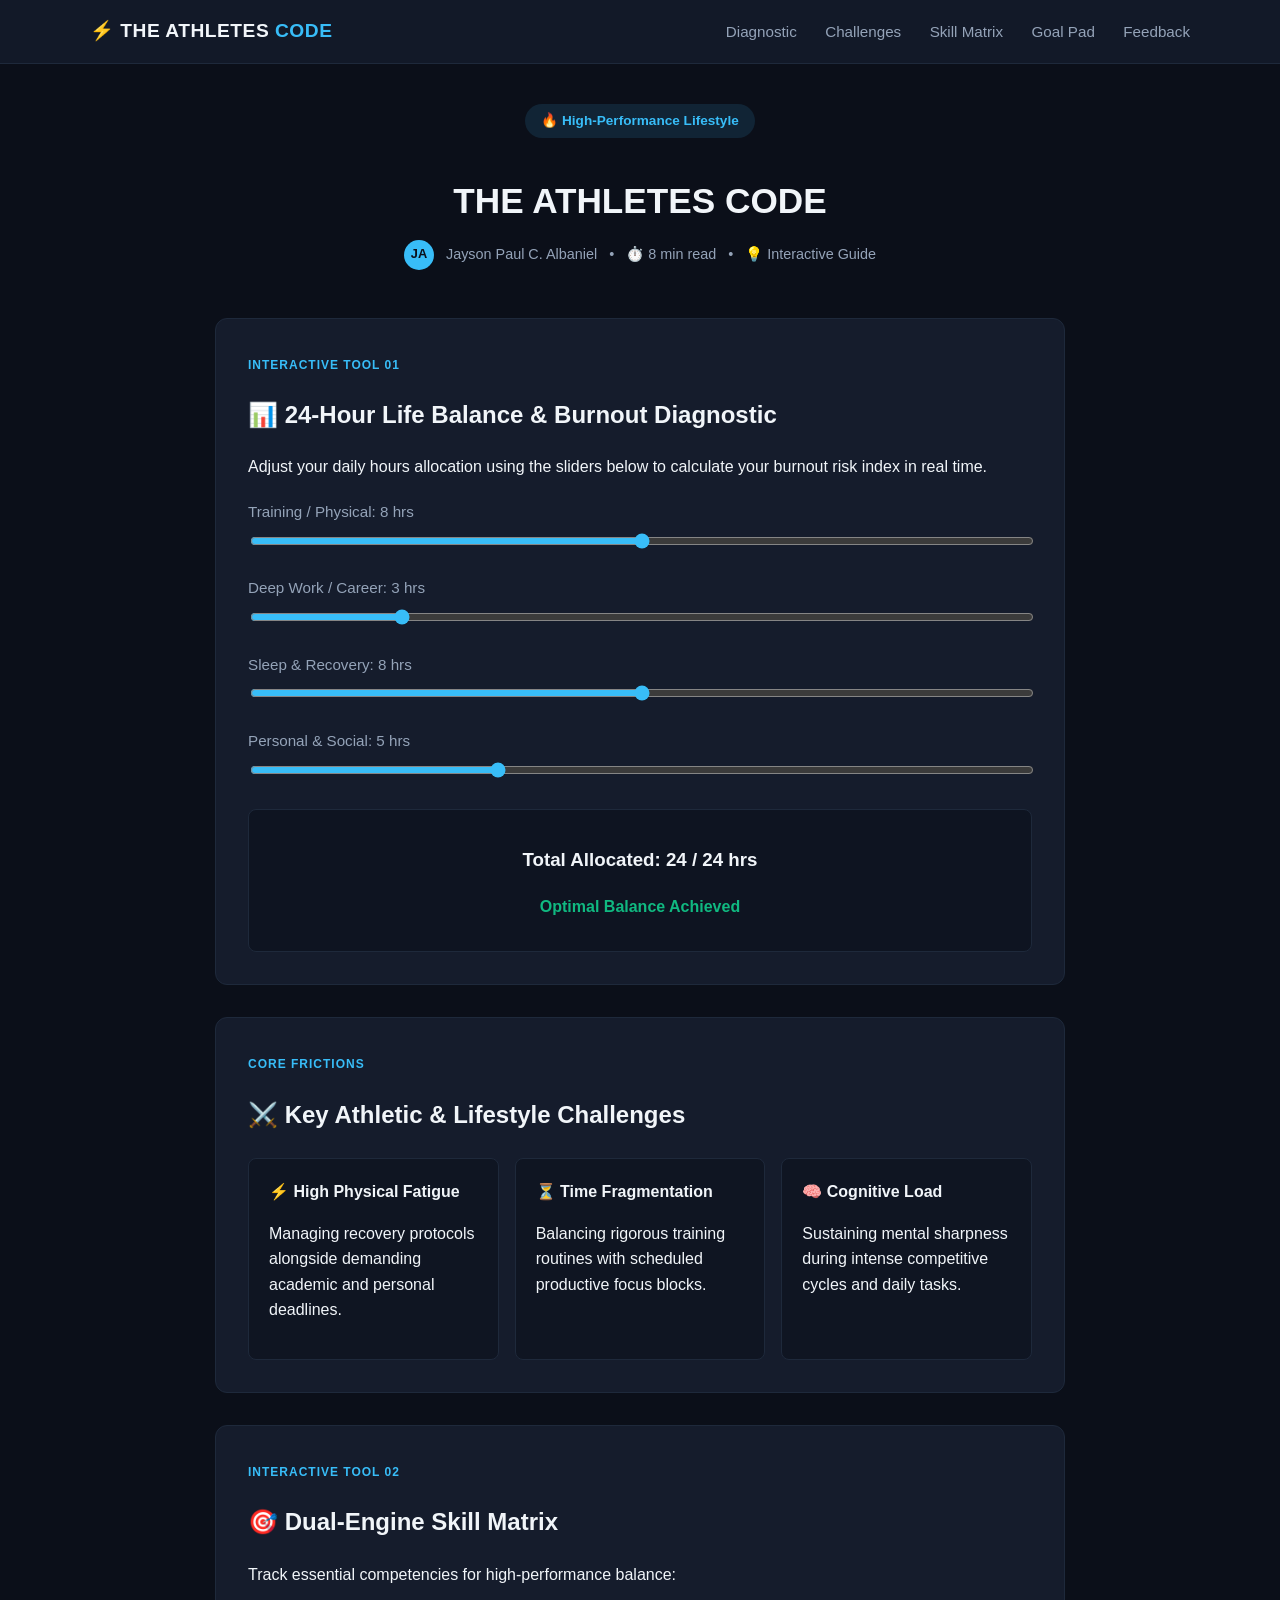
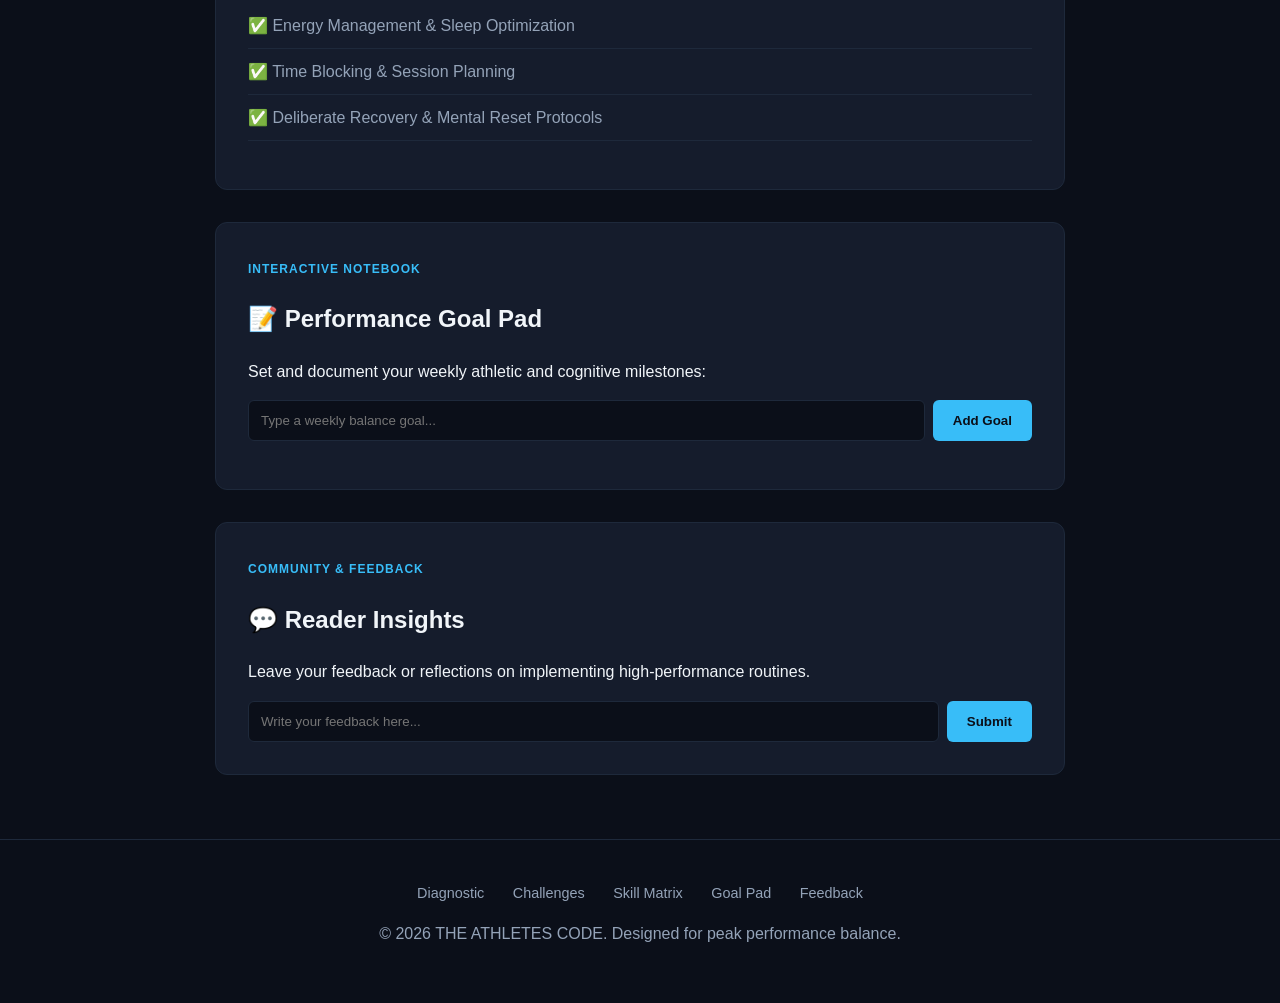
<file: index.html>
<!DOCTYPE html>
<html lang="en">
<head>
    <meta charset="UTF-8">
    <meta name="viewport" content="width=device-width, initial-scale=1.0">
    <title>THE ATHLETES CODE</title>
    
    <!-- Google Analytics Tag -->
    <script async src="https://www.googletagmanager.com/gtag/js?id=G-C7585FYVWJ"></script>
    <script>
      window.dataLayer = window.dataLayer || [];
      function gtag(){dataLayer.push(arguments);}
      gtag('js', new Date());
      gtag('config', 'G-C7585FYVWJ');
    </script>

    <link rel="stylesheet" href="style.css">
</head>
<body>

    <header>
        <div class="nav-container">
            <div class="logo">⚡ <span>THE ATHLETES <span>CODE</span></span></div>
            <nav>
                <a href="#diagnostic">Diagnostic</a>
                <a href="#challenges">Challenges</a>
                <a href="#matrix">Skill Matrix</a>
                <a href="#pad">Goal Pad</a>
                <a href="#feedback">Feedback</a>
            </nav>
        </div>
    </header>

    <main>
        <div class="hero-header">
            <span class="badge">🔥 High-Performance Lifestyle</span>
            <h1>THE ATHLETES CODE</h1>
            <div class="meta-info">
                <div class="avatar">JA</div>
                <span>Jayson Paul C. Albaniel</span>
                <span>•</span>
                <span>⏱️ 8 min read</span>
                <span>•</span>
                <span>💡 Interactive Guide</span>
            </div>
        </div>

        <!-- Diagnostic Tool with Sliders -->
        <section id="diagnostic" class="card-section">
            <div class="section-header">
                <span class="tag">INTERACTIVE TOOL 01</span>
                <h2>📊 24-Hour Life Balance & Burnout Diagnostic</h2>
            </div>
            <p>Adjust your daily hours allocation using the sliders below to calculate your burnout risk index in real time.</p>
            
            <div class="diagnostic-controls">
                <div class="slider-group">
                    <label for="training">Training / Physical: <span id="val-training">8</span> hrs</label>
                    <input type="range" id="training" min="0" max="16" value="8" oninput="updateValues()">
                </div>

                <div class="slider-group">
                    <label for="work">Deep Work / Career: <span id="val-work">3</span> hrs</label>
                    <input type="range" id="work" min="0" max="16" value="3" oninput="updateValues()">
                </div>

                <div class="slider-group">
                    <label for="sleep">Sleep & Recovery: <span id="val-sleep">8</span> hrs</label>
                    <input type="range" id="sleep" min="0" max="16" value="8" oninput="updateValues()">
                </div>

                <div class="slider-group">
                    <label for="social">Personal & Social: <span id="val-social">5</span> hrs</label>
                    <input type="range" id="social" min="0" max="16" value="5" oninput="updateValues()">
                </div>
            </div>

            <div class="result-box">
                <h3>Total Allocated: <span id="total-hours">24</span> / 24 hrs</h3>
                <p id="status-message" class="status-ok">Optimal Balance Achieved</p>
            </div>
        </section>

        <!-- Challenges Section -->
        <section id="challenges" class="card-section">
            <div class="section-header">
                <span class="tag">CORE FRICTIONS</span>
                <h2>⚔️ Key Athletic & Lifestyle Challenges</h2>
            </div>
            <div class="challenges-grid">
                <div class="challenge-card">
                    <div class="challenge-title">⚡ High Physical Fatigue</div>
                    <p>Managing recovery protocols alongside demanding academic and personal deadlines.</p>
                </div>
                <div class="challenge-card">
                    <div class="challenge-title">⏳ Time Fragmentation</div>
                    <p>Balancing rigorous training routines with scheduled productive focus blocks.</p>
                </div>
                <div class="challenge-card">
                    <div class="challenge-title">🧠 Cognitive Load</div>
                    <p>Sustaining mental sharpness during intense competitive cycles and daily tasks.</p>
                </div>
            </div>
        </section>

        <!-- Skill Matrix Section -->
        <section id="matrix" class="card-section">
            <div class="section-header">
                <span class="tag">INTERACTIVE TOOL 02</span>
                <h2>🎯 Dual-Engine Skill Matrix</h2>
            </div>
            <p>Track essential competencies for high-performance balance:</p>
            <ul class="skill-list">
                <li>✅ Energy Management & Sleep Optimization</li>
                <li>✅ Time Blocking & Session Planning</li>
                <li>✅ Deliberate Recovery & Mental Reset Protocols</li>
            </ul>
        </section>

        <!-- Goal Pad Section -->
        <section id="pad" class="card-section">
            <div class="section-header">
                <span class="tag">INTERACTIVE NOTEBOOK</span>
                <h2>📝 Performance Goal Pad</h2>
            </div>
            <p>Set and document your weekly athletic and cognitive milestones:</p>
            <div class="goal-input-row">
                <input type="text" id="goal-input" placeholder="Type a weekly balance goal...">
                <button onclick="addGoal()">Add Goal</button>
            </div>
            <ul id="goal-list" class="goal-list"></ul>
        </section>

        <!-- Feedback Section -->
        <section id="feedback" class="card-section">
            <div class="section-header">
                <span class="tag">COMMUNITY & FEEDBACK</span>
                <h2>💬 Reader Insights</h2>
            </div>
            <p>Leave your feedback or reflections on implementing high-performance routines.</p>
            <div class="goal-input-row">
                <input type="text" id="feedback-input" placeholder="Write your feedback here...">
                <button onclick="submitFeedback()">Submit</button>
            </div>
            <div id="feedback-display" class="feedback-display"></div>
        </section>
    </main>

    <footer>
        <div class="footer-content">
            <div class="footer-links">
                <a href="#diagnostic">Diagnostic</a>
                <a href="#challenges">Challenges</a>
                <a href="#matrix">Skill Matrix</a>
                <a href="#pad">Goal Pad</a>
                <a href="#feedback">Feedback</a>
            </div>
            <p>© <span>2026</span> THE ATHLETES CODE. Designed for peak performance balance.</p>
        </div>
    </footer>

    <script>
        function updateValues() {
            const training = parseInt(document.getElementById('training').value);
            const work = parseInt(document.getElementById('work').value);
            const sleep = parseInt(document.getElementById('sleep').value);
            const social = parseInt(document.getElementById('social').value);

            document.getElementById('val-training').innerText = training;
            document.getElementById('val-work').innerText = work;
            document.getElementById('val-sleep').innerText = sleep;
            document.getElementById('val-social').innerText = social;

            const total = training + work + sleep + social;
            document.getElementById('total-hours').innerText = total;

            const status = document.getElementById('status-message');
            if(total === 24) {
                status.innerText = "Optimal Balance Achieved";
                status.className = "status-ok";
            } else if(total > 24) {
                status.innerText = "Over-allocated! Exceeds 24 hours (" + total + " hrs)";
                status.className = "status-warn";
            } else {
                status.innerText = "Under-allocated (" + (24 - total) + " hrs unassigned)";
                status.className = "status-warn";
            }
        }

        function addGoal() {
            const input = document.getElementById('goal-input');
            if(input.value.trim() !== '') {
                const li = document.createElement('li');
                li.textContent = "🎯 " + input.value;
                document.getElementById('goal-list').appendChild(li);
                input.value = '';
            }
        }

        function submitFeedback() {
            const input = document.getElementById('feedback-input');
            if(input.value.trim() !== '') {
                const p = document.createElement('p');
                p.className = 'feedback-item';
                p.textContent = "💬 " + input.value;
                document.getElementById('feedback-display').appendChild(p);
                input.value = '';
            }
        }
    </script>
</body>
</html>
</file>
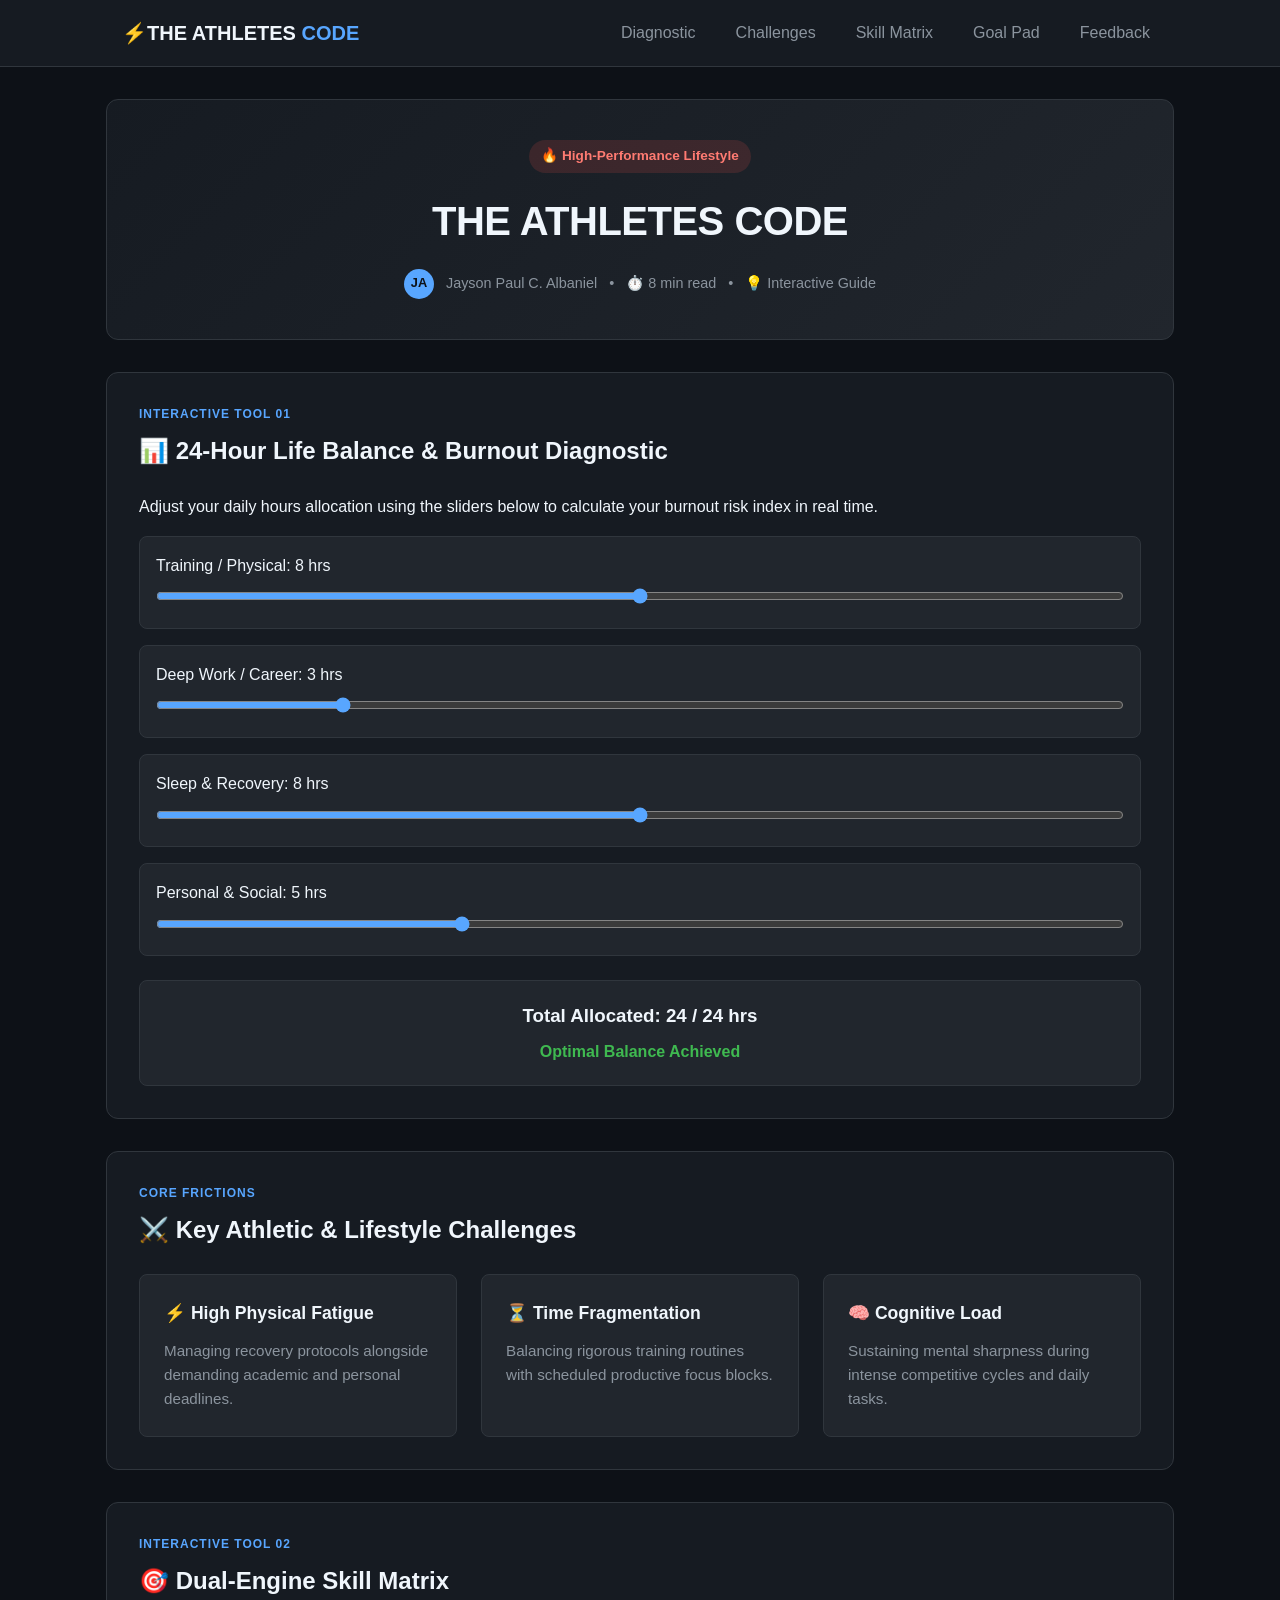
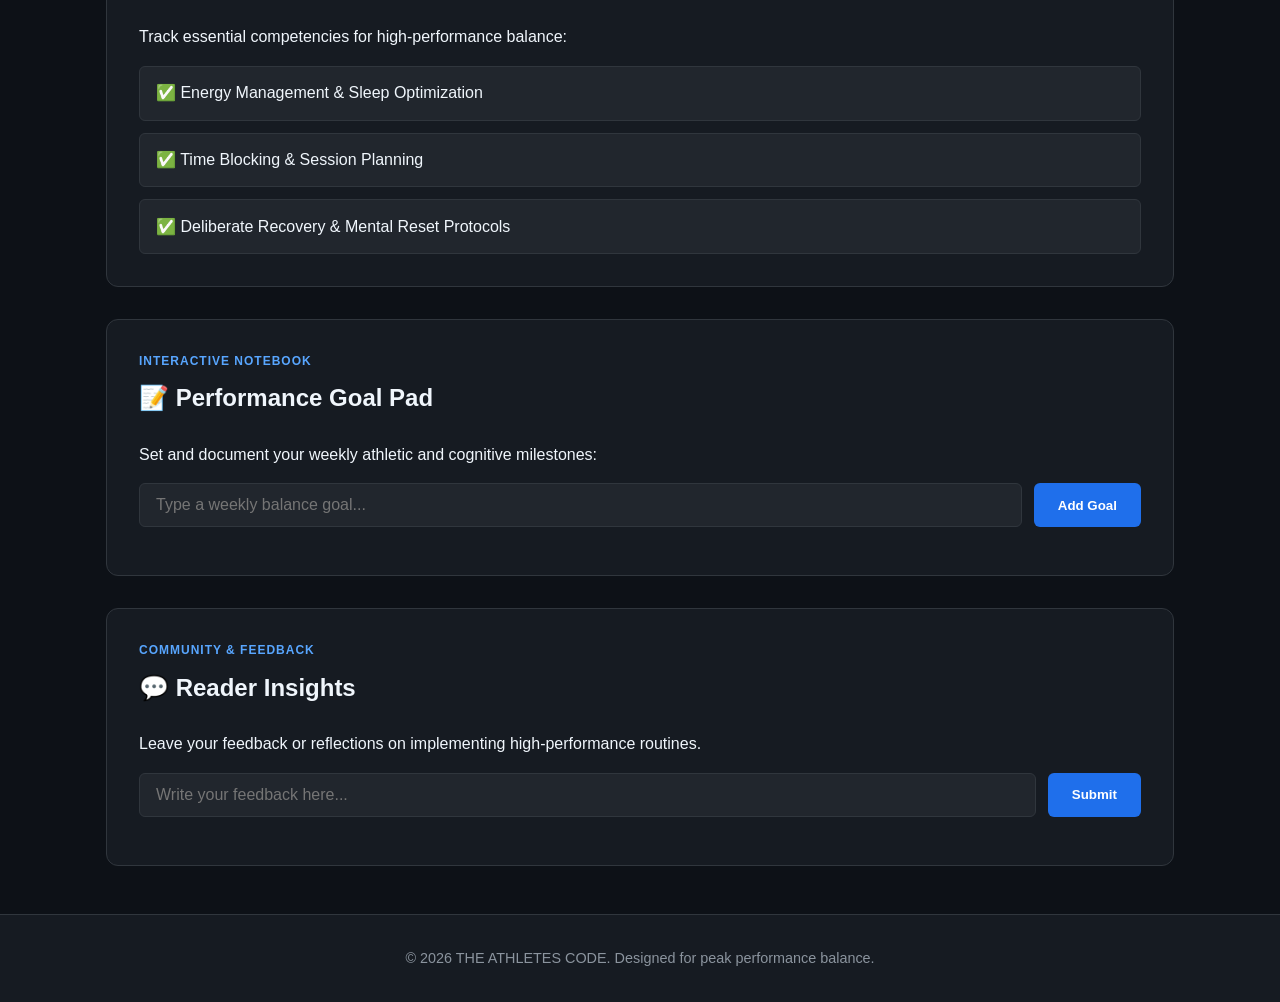
<file: index-landing-page-advanced-css.html>
<!DOCTYPE html>
<html lang="en">
<head>
    <meta charset="UTF-8">
    <meta name="viewport" content="width=device-width, initial-scale=1.0">
    <title>THE ATHLETES CODE - Advanced CSS & Responsive Design</title>
    
    <!-- Google Analytics Tag -->
    <script async src="https://www.googletagmanager.com/gtag/js?id=G-C7585FYVWJ"></script>
    <script>
      window.dataLayer = window.dataLayer || [];
      function gtag(){dataLayer.push(arguments);}
      gtag('js', new Date());
      gtag('config', 'G-C7585FYVWJ');
    </script>

    <style>
        /* CSS Reset & Variables */
        * {
            box-sizing: border-box;
            margin: 0;
            padding: 0;
        }

        :root {
            --bg-primary: #0d1117;
            --bg-secondary: #161b22;
            --bg-card: #21262d;
            --text-main: #f0f6fc;
            --text-muted: #8b949e;
            --accent: #58a6ff;
            --accent-hover: #1f6feb;
            --success: #238636;
            --warning: #9e6a03;
            --border: #30363d;
        }

        body {
            font-family: -apple-system, BlinkMacSystemFont, "Segoe UI", Roboto, Helvetica, Arial, sans-serif;
            background-color: var(--bg-primary);
            color: var(--text-main);
            line-height: 1.6;
            padding: 0;
        }

        /* Header & Navigation Semantic Landmarks */
        header {
            background-color: var(--bg-secondary);
            border-bottom: 1px solid var(--border);
            position: sticky;
            top: 0;
            z-index: 100;
        }

        .nav-container {
            max-width: 1100px;
            margin: 0 auto;
            display: flex;
            justify-content: space-between;
            align-items: center;
            padding: 1rem 2rem;
            flex-wrap: wrap;
            gap: 1rem;
        }

        .logo {
            font-weight: 700;
            font-size: 1.25rem;
            color: var(--text-main);
            display: flex;
            align-items: center;
            gap: 0.5rsem;
        }

        .logo span span {
            color: var(--accent);
        }

        nav {
            display: flex;
            gap: 1.5rem;
            flex-wrap: wrap;
        }

        nav a {
            color: var(--text-muted);
            text-decoration: none;
            font-weight: 500;
            transition: color 0.2s ease;
            padding: 0.25rem 0.5rem;
            border-radius: 4px;
        }

        nav a:hover, nav a:focus {
            color: var(--accent);
            background-color: rgba(88, 166, 255, 0.1);
            outline: 2px solid var(--accent);
        }

        /* Main Content */
        main {
            max-width: 1100px;
            margin: 2rem auto;
            padding: 0 1rem;
            display: flex;
            flex-direction: column;
            gap: 2rem;
        }

        .hero-header {
            background: linear-gradient(135deg, var(--bg-secondary), var(--bg-card));
            border: 1px solid var(--border);
            border-radius: 12px;
            padding: 2.5rem 2rem;
            text-align: center;
        }

        .badge {
            background-color: rgba(248, 81, 73, 0.15);
            color: #ff7b72;
            padding: 0.35rem 0.75rem;
            border-radius: 20px;
            font-size: 0.85rem;
            font-weight: 600;
            display: inline-block;
            margin-bottom: 1rem;
        }

        .hero-header h1 {
            font-size: 2.5rem;
            margin-bottom: 1rem;
            letter-spacing: -0.5px;
        }

        .meta-info {
            display: flex;
            justify-content: center;
            align-items: center;
            gap: 0.75rem;
            color: var(--text-muted);
            font-size: 0.9rem;
            flex-wrap: wrap;
        }

        .avatar {
            width: 30px;
            height: 30px;
            background-color: var(--accent);
            color: var(--bg-primary);
            font-weight: bold;
            border-radius: 50%;
            display: flex;
            align-items: center;
            justify-content: center;
            font-size: 0.8rem;
        }

        /* Card Section Semantics */
        .card-section {
            background-color: var(--bg-secondary);
            border: 1px solid var(--border);
            border-radius: 12px;
            padding: 2rem;
        }

        .section-header {
            margin-bottom: 1.5rem;
        }

        .tag {
            color: var(--accent);
            font-size: 0.75rem;
            font-weight: 700;
            text-transform: uppercase;
            letter-spacing: 1px;
            display: block;
            margin-bottom: 0.5rem;
        }

        .section-header h2 {
            font-size: 1.5rem;
        }

        /* 1. MULTI-COLUMN LAYOUT VIA CSS GRID (Challenges Section) */
        .challenges-grid {
            display: grid;
            grid-template-columns: repeat(auto-fit, minmax(280px, 1fr));
            gap: 1.5rem;
            margin-top: 1.5rem;
        }

        .challenge-card {
            background-color: var(--bg-card);
            border: 1px solid var(--border);
            border-radius: 8px;
            padding: 1.5rem;
            transition: transform 0.2s ease, border-color 0.2s ease;
        }

        .challenge-card:hover {
            transform: translateY(-3px);
            border-color: var(--accent);
        }

        .challenge-title {
            font-weight: 600;
            font-size: 1.1rem;
            margin-bottom: 0.75rem;
            color: var(--text-main);
        }

        .challenge-card p {
            color: var(--text-muted);
            font-size: 0.95rem;
        }

        /* Interactive Controls & Forms */
        .diagnostic-controls {
            display: flex;
            flex-direction: column;
            gap: 1rem;
            margin-top: 1rem;
        }

        .slider-group {
            background-color: var(--bg-card);
            padding: 1rem;
            border-radius: 8px;
            border: 1px solid var(--border);
        }

        .slider-group label {
            display: block;
            margin-bottom: 0.5rem;
            font-weight: 500;
        }

        input[type="range"] {
            width: 100%;
            accent-color: var(--accent);
            cursor: pointer;
        }

        .result-box {
            margin-top: 1.5rem;
            background-color: var(--bg-card);
            padding: 1.25rem;
            border-radius: 8px;
            border: 1px solid var(--border);
            text-align: center;
        }

        .status-ok {
            color: #3fb950;
            font-weight: 600;
            margin-top: 0.5rem;
        }

        .status-warn {
            color: #d29922;
            font-weight: 600;
            margin-top: 0.5rem;
        }

        .skill-list {
            list-style: none;
            display: flex;
            flex-direction: column;
            gap: 0.75rem;
            margin-top: 1rem;
        }

        .skill-list li {
            background-color: var(--bg-card);
            padding: 0.85rem 1rem;
            border-radius: 6px;
            border: 1px solid var(--border);
        }

        .goal-input-row {
            display: flex;
            gap: 0.75rem;
            margin-top: 1rem;
            flex-wrap: wrap;
        }

        input[type="text"] {
            flex: 1;
            min-width: 200px;
            background-color: var(--bg-card);
            border: 1px solid var(--border);
            border-radius: 6px;
            padding: 0.75rem 1rem;
            color: var(--text-main);
            font-size: 1rem;
        }

        input[type="text"]:focus {
            outline: 2px solid var(--accent);
            border-color: var(--accent);
        }

        button {
            background-color: var(--accent-hover);
            color: #ffffff;
            border: none;
            padding: 0.75rem 1.5rem;
            border-radius: 6px;
            font-weight: 600;
            cursor: pointer;
            transition: background-color 0.2s ease;
        }

        button:hover, button:focus {
            background-color: var(--accent);
            color: var(--bg-primary);
            outline: 2px solid var(--text-main);
        }

        .goal-list, .feedback-display {
            margin-top: 1rem;
            display: flex;
            flex-direction: column;
            gap: 0.5rem;
        }

        .goal-list li, .feedback-item {
            background-color: var(--bg-card);
            padding: 0.75rem 1rem;
            border-radius: 6px;
            border: 1px solid var(--border);
        }

        /* Footer Semantic Landmark */
        footer {
            background-color: var(--bg-secondary);
            border-top: 1px solid var(--border);
            text-align: center;
            padding: 2rem;
            margin-top: 3rem;
            color: var(--text-muted);
            font-size: 0.9rem;
        }

        /* 2. MOBILE RESPONSIVENESS VIA MEDIA QUERIES */
        @media (max-width: 768px) {
            .nav-container {
                flex-direction: column;
                align-items: stretch;
                text-align: center;
            }

            nav {
                justify-content: center;
            }

            .hero-header h1 {
                font-size: 2rem;
            }

            .card-section {
                padding: 1.25rem;
            }

            .goal-input-row {
                flex-direction: column;
            }

            button {
                width: 100%;
            }
        }
    </style>
</head>
<body>

    <header>
        <div class="nav-container">
            <div class="logo">⚡ <span>THE ATHLETES <span>CODE</span></span></div>
            <nav>
                <a href="#diagnostic">Diagnostic</a>
                <a href="#challenges">Challenges</a>
                <a href="#matrix">Skill Matrix</a>
                <a href="#pad">Goal Pad</a>
                <a href="#feedback">Feedback</a>
            </nav>
        </div>
    </header>

    <main>
        <div class="hero-header">
            <span class="badge">🔥 High-Performance Lifestyle</span>
            <h1>THE ATHLETES CODE</h1>
            <div class="meta-info">
                <div class="avatar" aria-label="Jayson Paul Albaniel Avatar">JA</div>
                <span>Jayson Paul C. Albaniel</span>
                <span>•</span>
                <span>⏱️ 8 min read</span>
                <span>•</span>
                <span>💡 Interactive Guide</span>
            </div>
        </div>

        <section id="diagnostic" class="card-section">
            <div class="section-header">
                <span class="tag">INTERACTIVE TOOL 01</span>
                <h2>📊 24-Hour Life Balance & Burnout Diagnostic</h2>
            </div>
            <p>Adjust your daily hours allocation using the sliders below to calculate your burnout risk index in real time.</p>
            
            <div class="diagnostic-controls">
                <div class="slider-group">
                    <label for="training">Training / Physical: <span id="val-training">8</span> hrs</label>
                    <input type="range" id="training" min="0" max="16" value="8" oninput="updateValues()">
                </div>
                <div class="slider-group">
                    <label for="work">Deep Work / Career: <span id="val-work">3</span> hrs</label>
                    <input type="range" id="work" min="0" max="16" value="3" oninput="updateValues()">
                </div>
                <div class="slider-group">
                    <label for="sleep">Sleep & Recovery: <span id="val-sleep">8</span> hrs</label>
                    <input type="range" id="sleep" min="0" max="16" value="8" oninput="updateValues()">
                </div>
                <div class="slider-group">
                    <label for="social">Personal & Social: <span id="val-social">5</span> hrs</label>
                    <input type="range" id="social" min="0" max="16" value="5" oninput="updateValues()">
                </div>
            </div>

            <div class="result-box">
                <h3>Total Allocated: <span id="total-hours">24</span> / 24 hrs</h3>
                <p id="status-message" class="status-ok">Optimal Balance Achieved</p>
            </div>
        </section>

        <!-- Multi-column Grid Section -->
        <section id="challenges" class="card-section">
            <div class="section-header">
                <span class="tag">CORE FRICTIONS</span>
                <h2>⚔️ Key Athletic & Lifestyle Challenges</h2>
            </div>
            <div class="challenges-grid">
                <div class="challenge-card">
                    <div class="challenge-title">⚡ High Physical Fatigue</div>
                    <p>Managing recovery protocols alongside demanding academic and personal deadlines.</p>
                </div>
                <div class="challenge-card">
                    <div class="challenge-title">⏳ Time Fragmentation</div>
                    <p>Balancing rigorous training routines with scheduled productive focus blocks.</p>
                </div>
                <div class="challenge-card">
                    <div class="challenge-title">🧠 Cognitive Load</div>
                    <p>Sustaining mental sharpness during intense competitive cycles and daily tasks.</p>
                </div>
            </div>
        </section>

        <section id="matrix" class="card-section">
            <div class="section-header">
                <span class="tag">INTERACTIVE TOOL 02</span>
                <h2>🎯 Dual-Engine Skill Matrix</h2>
            </div>
            <p>Track essential competencies for high-performance balance:</p>
            <ul class="skill-list">
                <li>✅ Energy Management & Sleep Optimization</li>
                <li>✅ Time Blocking & Session Planning</li>
                <li>✅ Deliberate Recovery & Mental Reset Protocols</li>
            </ul>
        </section>

        <section id="pad" class="card-section">
            <div class="section-header">
                <span class="tag">INTERACTIVE NOTEBOOK</span>
                <h2>📝 Performance Goal Pad</h2>
            </div>
            <p>Set and document your weekly athletic and cognitive milestones:</p>
            <div class="goal-input-row">
                <input type="text" id="goal-input" placeholder="Type a weekly balance goal...">
                <button onclick="addGoal()">Add Goal</button>
            </div>
            <ul id="goal-list" class="goal-list"></ul>
        </section>

        <section id="feedback" class="card-section">
            <div class="section-header">
                <span class="tag">COMMUNITY & FEEDBACK</span>
                <h2>💬 Reader Insights</h2>
            </div>
            <p>Leave your feedback or reflections on implementing high-performance routines.</p>
            <div class="goal-input-row">
                <input type="text" id="feedback-input" placeholder="Write your feedback here...">
                <button onclick="submitFeedback()">Submit</button>
            </div>
            <div id="feedback-display" class="feedback-display"></div>
        </section>
    </main>

    <footer>
        <p>© 2026 THE ATHLETES CODE. Designed for peak performance balance.</p>
    </footer>

    <script>
        function updateValues() {
            const training = parseInt(document.getElementById('training').value);
            const work = parseInt(document.getElementById('work').value);
            const sleep = parseInt(document.getElementById('sleep').value);
            const social = parseInt(document.getElementById('social').value);

            document.getElementById('val-training').innerText = training;
            document.getElementById('val-work').innerText = work;
            document.getElementById('val-sleep').innerText = sleep;
            document.getElementById('val-social').innerText = social;

            const total = training + work + sleep + social;
            document.getElementById('total-hours').innerText = total;

            const status = document.getElementById('status-message');
            if(total === 24) {
                status.innerText = "Optimal Balance Achieved";
                status.className = "status-ok";
            } else if(total > 24) {
                status.innerText = "Over-allocated! Exceeds 24 hours (" + total + " hrs)";
                status.className = "status-warn";
            } else {
                status.innerText = "Under-allocated (" + (24 - total) + " hrs unassigned)";
                status.className = "status-warn";
            }
        }

        function addGoal() {
            const input = document.getElementById('goal-input');
            if(input.value.trim() !== '') {
                const li = document.createElement('li');
                li.textContent = "🎯 " + input.value;
                document.getElementById('goal-list').appendChild(li);
                input.value = '';
            }
        }

        function submitFeedback() {
            const input = document.getElementById('feedback-input');
            if(input.value.trim() !== '') {
                const p = document.createElement('p');
                p.className = 'feedback-item';
                p.textContent = "💬 " + input.value;
                document.getElementById('feedback-display').appendChild(p);
                input.value = '';
            }
        }
    </script>
</body>
</html>
</file>
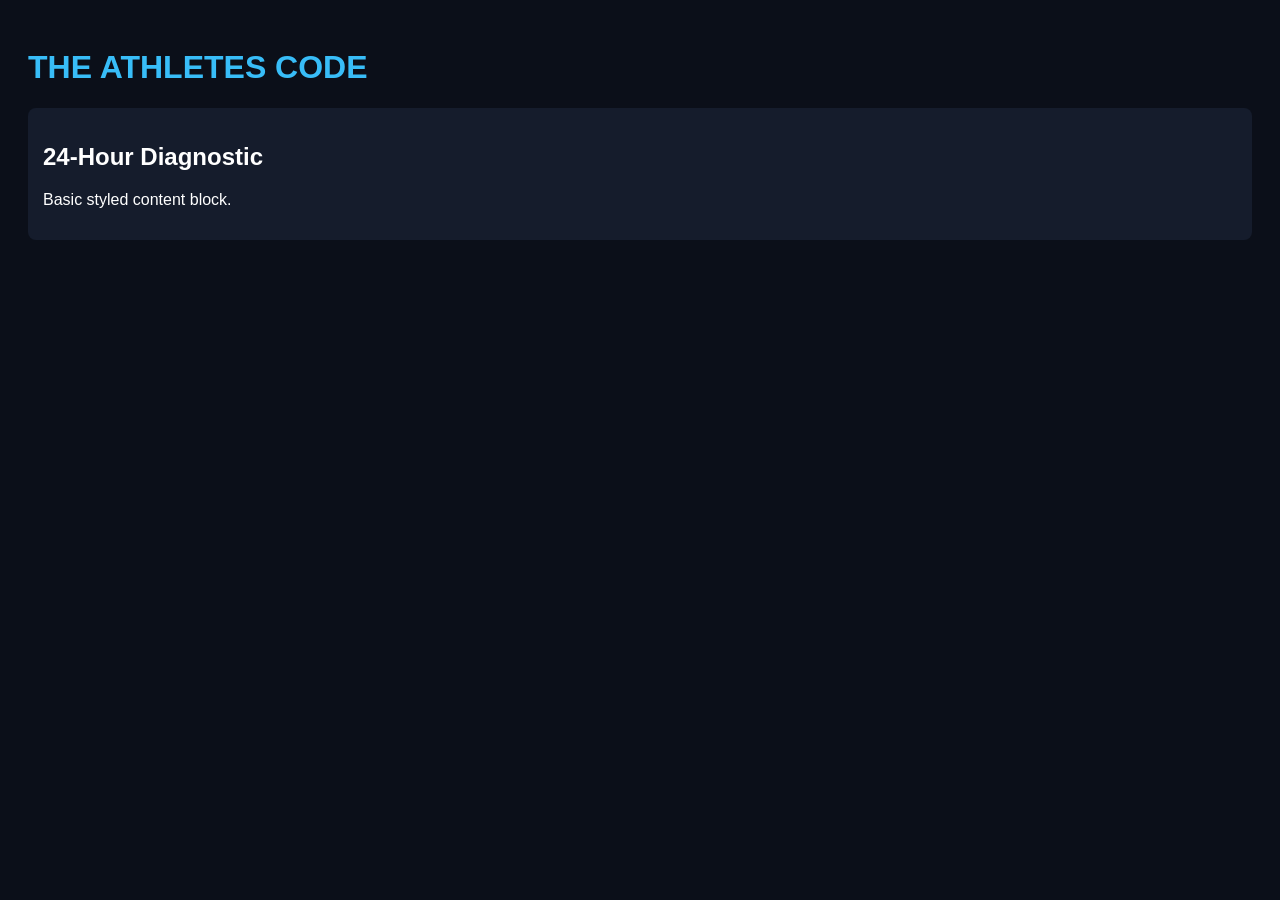
<file: index-landing-page-basic-css.html>
<!DOCTYPE html>
<html lang="en">
<head>
    <meta charset="UTF-8">
    <title>THE ATHLETES CODE - Basic CSS</title>
    <style>
        body { font-family: sans-serif; background: #0b0f19; color: #fff; padding: 20px; }
        h1 { color: #38bdf8; }
        .card { background: #151c2c; padding: 15px; border-radius: 8px; margin-bottom: 10px; }
    </style>
</head>
<body>
    <h1>THE ATHLETES CODE</h1>
    <div class="card">
        <h2>24-Hour Diagnostic</h2>
        <p>Basic styled content block.</p>
    </div>
</body>
</html>
</file>
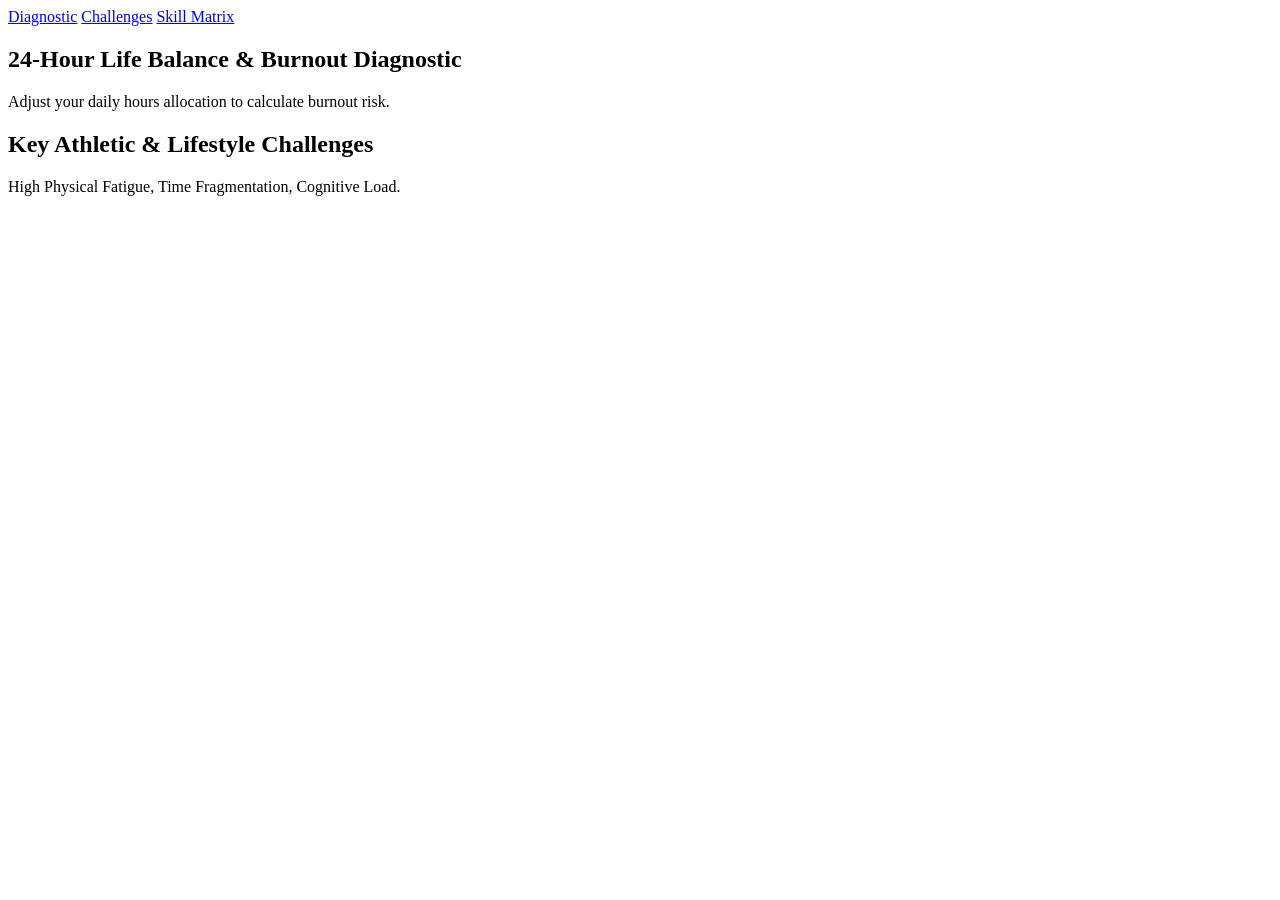
<file: index-landing-page-content.html>
<!DOCTYPE html>
<html lang="en">
<head>
    <meta charset="UTF-8">
    <title>THE ATHLETES CODE - Content</title>
</head>
<body>
    <header>
        <nav>
            <a href="#diagnostic">Diagnostic</a>
            <a href="#challenges">Challenges</a>
            <a href="#matrix">Skill Matrix</a>
        </nav>
    </header>
    <main>
        <section id="diagnostic">
            <h2>24-Hour Life Balance & Burnout Diagnostic</h2>
            <p>Adjust your daily hours allocation to calculate burnout risk.</p>
        </section>
        <section id="challenges">
            <h2>Key Athletic & Lifestyle Challenges</h2>
            <p>High Physical Fatigue, Time Fragmentation, Cognitive Load.</p>
        </section>
    </main>
</body>
</html>
</file>
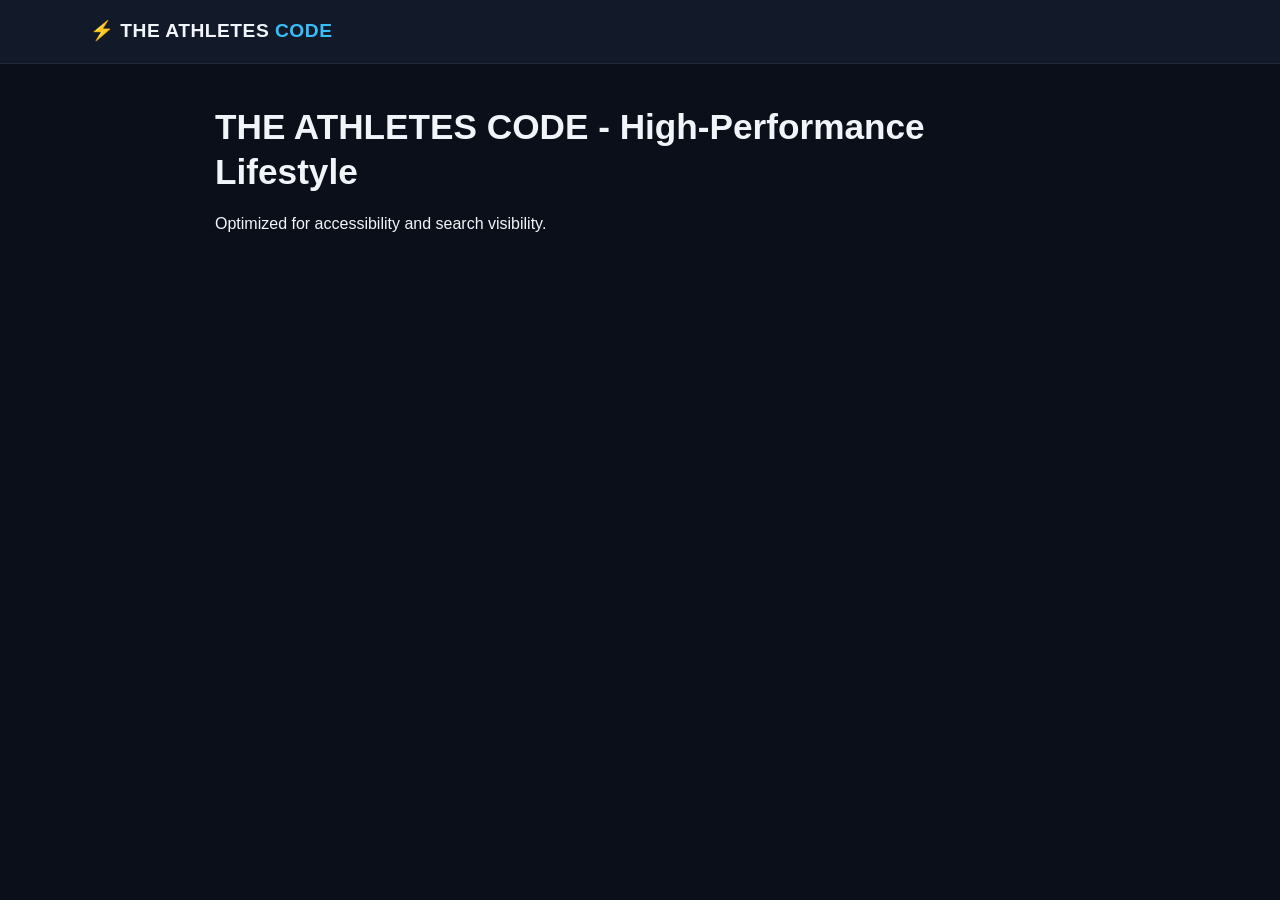
<file: index-seo-revisions.html>
<!DOCTYPE html>
<html lang="en">
<head>
    <meta charset="UTF-8">
    <meta name="viewport" content="width=device-width, initial-scale=1.0">
    <meta name="description" content="THE ATHLETES CODE - Interactive guide and diagnostic tool for high-performance student athletes.">
    <meta name="author" content="Jayson Paul C. Albaniel">
    <title>THE ATHLETES CODE - SEO Optimized</title>
    <link rel="stylesheet" href="style.css">
</head>
<body>
    <!-- SEO Enhanced Structure -->
    <header>
        <div class="nav-container">
            <div class="logo">⚡ <span>THE ATHLETES <span>CODE</span></span></div>
        </div>
    </header>
    <main>
        <h1>THE ATHLETES CODE - High-Performance Lifestyle</h1>
        <p>Optimized for accessibility and search visibility.</p>
    </main>
</body>
</html>
</file>
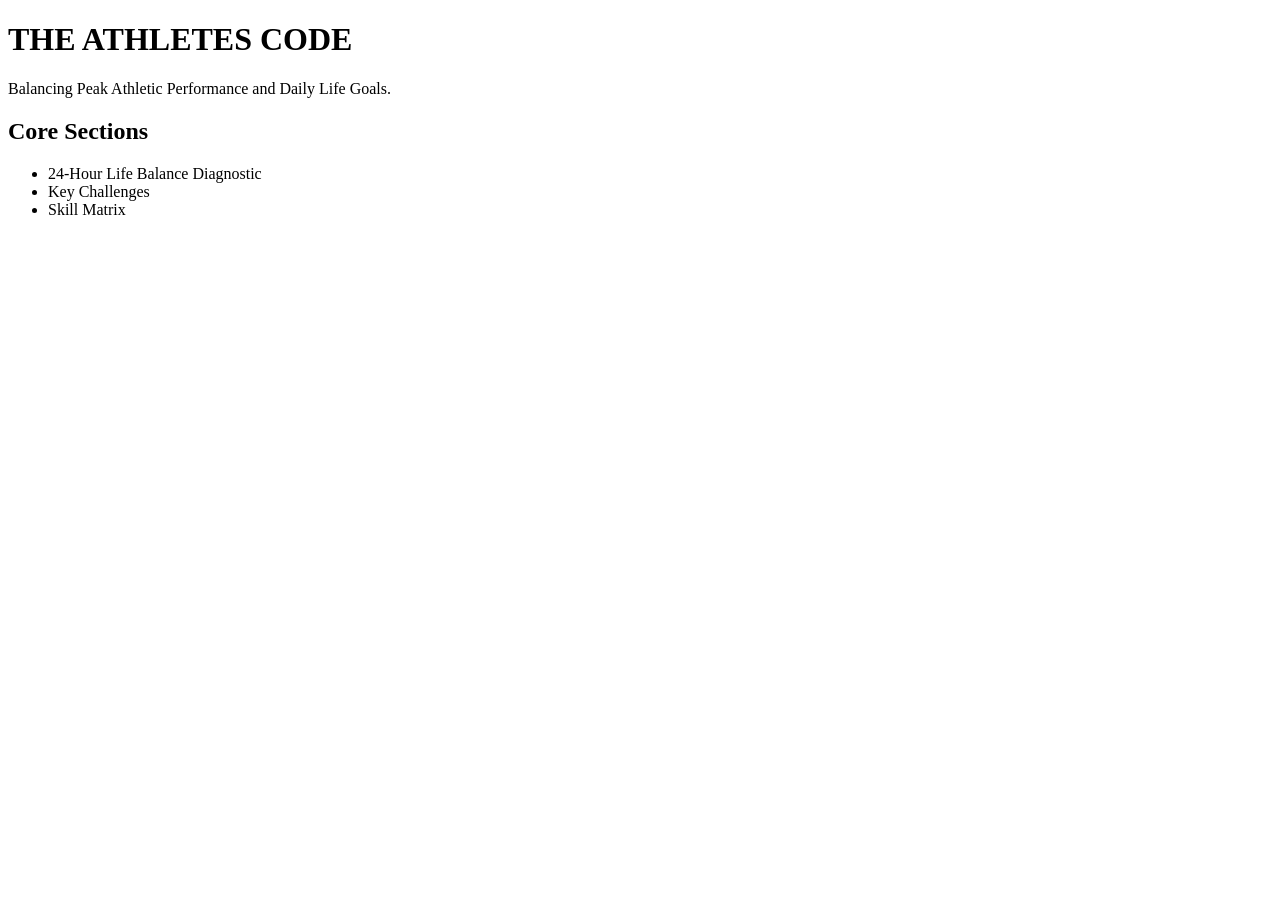
<file: index-tagging-basics.html>
<!DOCTYPE html>
<html lang="en">
<head>
    <meta charset="UTF-8">
    <title>THE ATHLETES CODE - Tagging Basics</title>
</head>
<body>
    <h1>THE ATHLETES CODE</h1>
    <p>Balancing Peak Athletic Performance and Daily Life Goals.</p>
    <h2>Core Sections</h2>
    <ul>
        <li>24-Hour Life Balance Diagnostic</li>
        <li>Key Challenges</li>
        <li>Skill Matrix</li>
    </ul>
</body>
</html>
</file>
<file: style.css>
:root {
    --bg-color: #0b0f19;
    --card-bg: #151c2c;
    --text-color: #f1f5f9;
    --text-muted: #94a3b8;
    --accent-color: #38bdf8;
    --accent-hover: #0284c7;
    --border-color: #1e293b;
    --warn-color: #f43f5e;
    --success-color: #10b981;
}

body {
    font-family: -apple-system, BlinkMacSystemFont, "Segoe UI", Roboto, Helvetica, Arial, sans-serif;
    background-color: var(--bg-color);
    color: var(--text-color);
    margin: 0;
    padding: 0;
    line-height: 1.6;
}

header {
    background-color: rgba(21, 28, 44, 0.85);
    backdrop-filter: blur(10px);
    position: sticky;
    top: 0;
    z-index: 100;
    border-bottom: 1px solid var(--border-color);
    padding: 1rem 2rem;
}

.nav-container {
    max-width: 1100px;
    margin: 0 auto;
    display: flex;
    justify-content: space-between;
    align-items: center;
}

.logo {
    font-weight: 800;
    font-size: 1.2rem;
    letter-spacing: 0.5px;
}

.logo span span {
    color: var(--accent-color);
}

nav a {
    color: var(--text-muted);
    text-decoration: none;
    margin-left: 1.5rem;
    font-size: 0.95rem;
    transition: color 0.2s;
}

nav a:hover {
    color: var(--accent-color);
}

main {
    max-width: 850px;
    margin: 2.5rem auto;
    padding: 0 1.5rem;
}

.hero-header {
    text-align: center;
    margin-bottom: 3rem;
}

.badge {
    background: rgba(56, 189, 248, 0.12);
    color: var(--accent-color);
    padding: 0.4rem 1rem;
    border-radius: 20px;
    font-size: 0.85rem;
    font-weight: 600;
    display: inline-block;
    margin-bottom: 1rem;
}

h1 {
    font-size: 2.2rem;
    line-height: 1.3;
    margin-bottom: 1rem;
}

.meta-info {
    display: flex;
    justify-content: center;
    align-items: center;
    gap: 0.75rem;
    color: var(--text-muted);
    font-size: 0.9rem;
}

.avatar {
    width: 30px;
    height: 30px;
    border-radius: 50%;
    background: var(--accent-color);
    color: #0b0f19;
    display: flex;
    align-items: center;
    justify-content: center;
    font-weight: bold;
    font-size: 0.8rem;
}

.card-section {
    background: var(--card-bg);
    border: 1px solid var(--border-color);
    border-radius: 12px;
    padding: 2rem;
    margin-bottom: 2rem;
}

.tag {
    color: var(--accent-color);
    font-size: 0.75rem;
    text-transform: uppercase;
    letter-spacing: 1px;
    font-weight: 700;
}

.slider-group {
    margin-top: 1.25rem;
}

.slider-group label {
    display: block;
    margin-bottom: 0.4rem;
    color: var(--text-muted);
    font-size: 0.95rem;
}

input[type="range"] {
    width: 100%;
    accent-color: var(--accent-color);
    cursor: pointer;
}

.result-box {
    margin-top: 1.5rem;
    padding: 1rem;
    background: rgba(11, 15, 25, 0.6);
    border-radius: 8px;
    border: 1px solid var(--border-color);
    text-align: center;
}

.status-ok {
    color: var(--success-color);
    font-weight: 600;
}

.status-warn {
    color: var(--warn-color);
    font-weight: 600;
}

.challenges-grid {
    display: grid;
    grid-template-columns: repeat(auto-fit, minmax(220px, 1fr));
    gap: 1rem;
    margin-top: 1.5rem;
}

.challenge-card {
    background: rgba(11, 15, 25, 0.5);
    padding: 1.25rem;
    border-radius: 8px;
    border: 1px solid var(--border-color);
}

.challenge-title {
    font-weight: 600;
    margin-bottom: 0.5rem;
    color: var(--text-color);
}

.skill-list {
    list-style: none;
    padding: 0;
    margin-top: 1rem;
}

.skill-list li {
    padding: 0.6rem 0;
    border-bottom: 1px solid var(--border-color);
    color: var(--text-muted);
}

.goal-input-row {
    display: flex;
    gap: 0.5rem;
    margin-top: 1rem;
}

input[type="text"] {
    flex: 1;
    padding: 0.75rem;
    border-radius: 6px;
    border: 1px solid var(--border-color);
    background: var(--bg-color);
    color: var(--text-color);
    outline: none;
}

button {
    background: var(--accent-color);
    color: #0b0f19;
    border: none;
    padding: 0.75rem 1.25rem;
    border-radius: 6px;
    font-weight: 700;
    cursor: pointer;
    transition: background 0.2s;
}

button:hover {
    background: var(--accent-hover);
}

.goal-list {
    list-style: none;
    padding: 0;
    margin-top: 1rem;
}

.goal-list li, .feedback-item {
    background: rgba(11, 15, 25, 0.5);
    padding: 0.75rem;
    border-radius: 6px;
    margin-top: 0.5rem;
    border: 1px solid var(--border-color);
}

footer {
    text-align: center;
    padding: 2.5rem 1rem;
    color: var(--text-muted);
    border-top: 1px solid var(--border-color);
    margin-top: 4rem;
}

.footer-links {
    margin-bottom: 1rem;
}

.footer-links a {
    color: var(--text-muted);
    margin: 0 0.75rem;
    text-decoration: none;
    font-size: 0.9rem;
}
</file>
